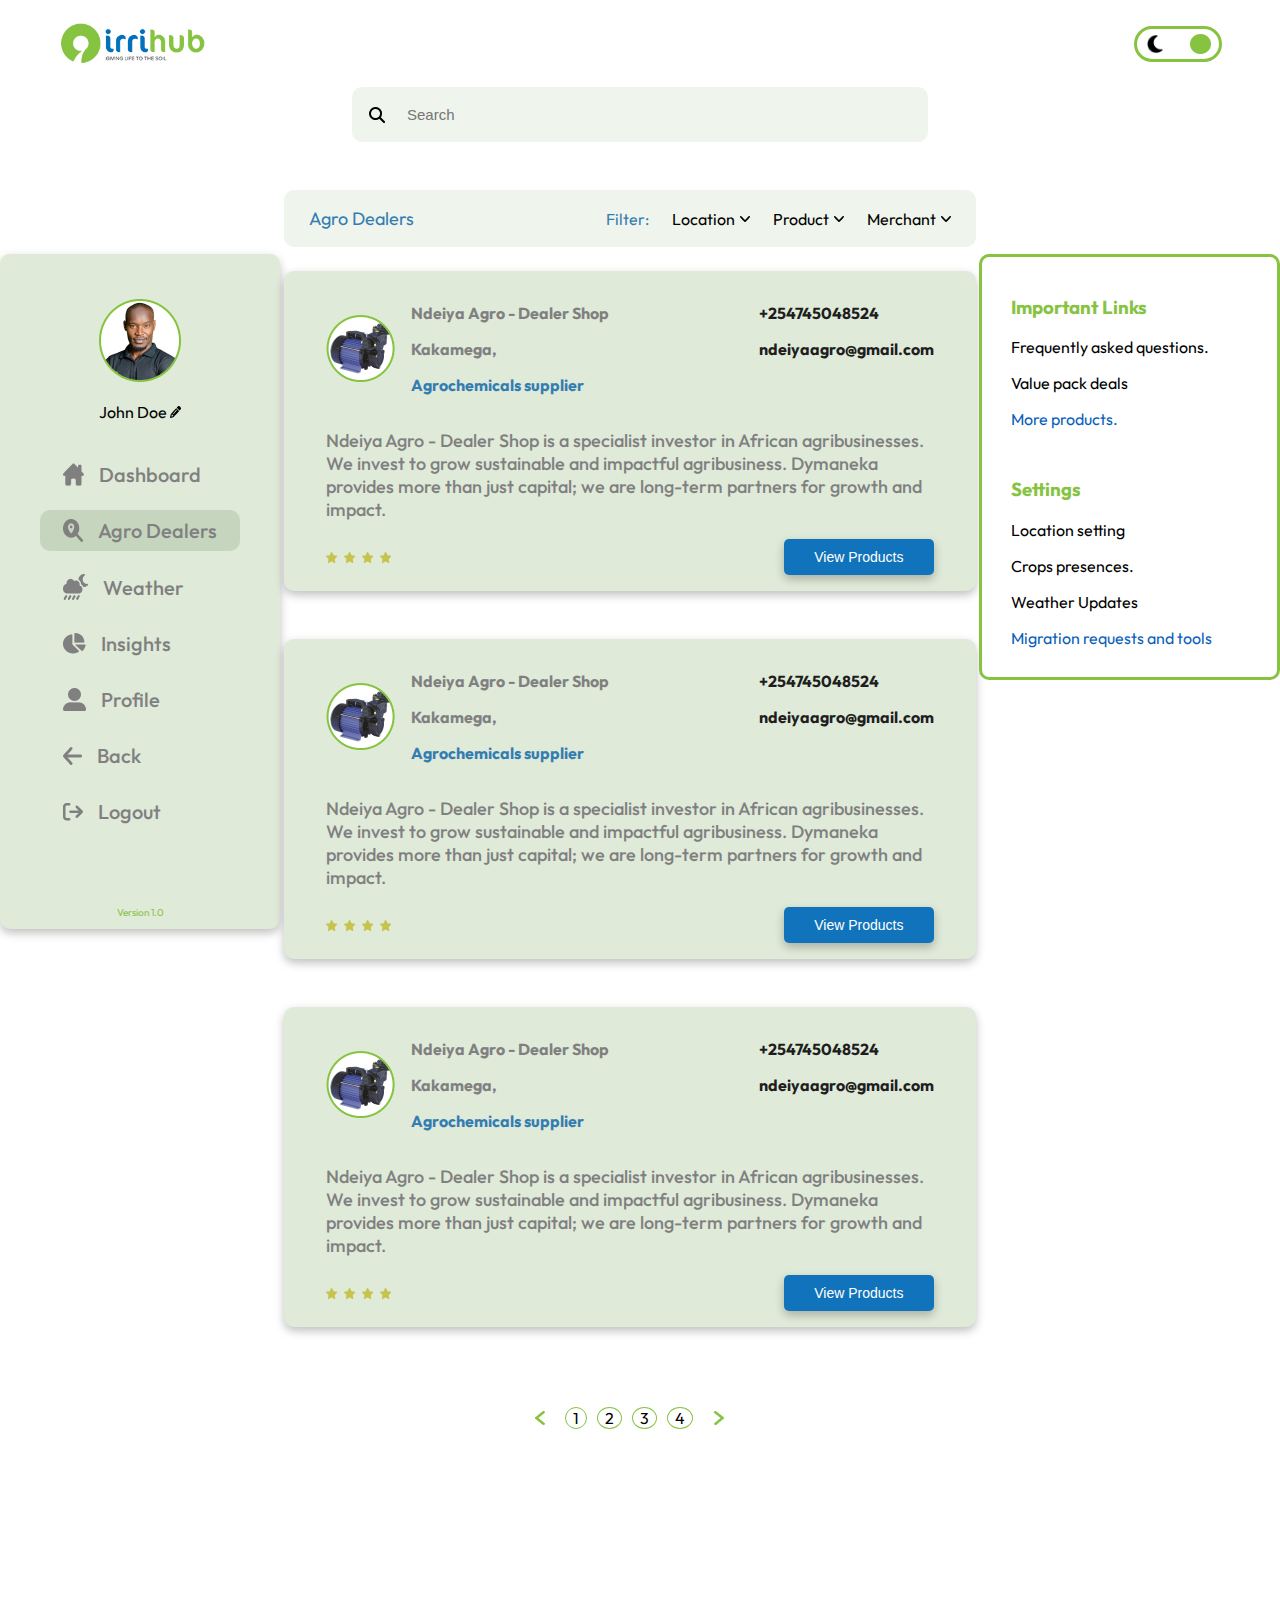
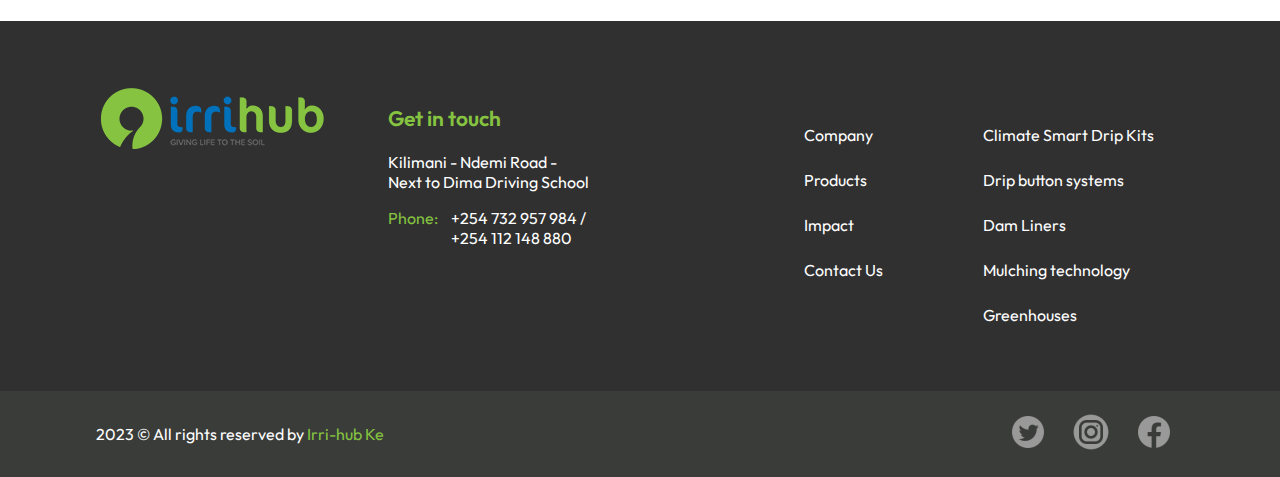
<file: agrodealers.html>
<!DOCTYPE html>
<html lang="en">
  <head>
    <meta charset="UTF-8" />
    <meta name="viewport" content="width=device-width, initial-scale=1.0" />
    <link rel="shortcut icon" href="images/favicon.png" type="image/x-icon" />
    <link rel="stylesheet" href="dashboard.css" />
    <title>Agrodealers</title>
  </head>
  <body>
    <header class="header">
      <div class="logo_container">
        <img src="images/logo_colored.png" alt="" class="logo" />
        <div class="theme_switcher">
          <img src="images/moon.png" alt="" />
          <img src="images/sun.png" alt="" />
        </div>
      </div>
      <div class="search_box">
        <img src="images/search_icon.png" alt="" />
        <input type="text" name="search" id="search" placeholder="Search" />
      </div>
    </header>
    <div class="main_container">
      <nav class="navigator_container">
        <div class="avatar_container">
          <img src="images/avatar.png" alt="user_avatar" class="avatar_img" />
          <p class="user_name">
            John Doe <span><img src="images/edit.png" alt="edit" /></span>
          </p>
        </div>
        <div class="links_container">
          <ul>
            <li>
              <a href="/dashboard.html">
                <img src="images/home_icon.png" alt="" />
                <span class="link_name">Dashboard</span></a
              >
            </li>
            <li class="active">
              <a href="/agrodealers.html">
                <img src="images/find_icon.png" alt="" />
                <span class="link_name">Agro Dealers</span></a
              >
            </li>
            <li>
              <a href="/weather.html">
                <img src="images/weather_icon.png" alt="" />
                <span class="link_name">Weather</span></a
              >
            </li>
            <li>
              <a href="#">
                <img src="images/insights_icon.png" alt="" />
                <span class="link_name">Insights</span></a
              >
            </li>
            <li>
              <a href="#">
                <img src="images/profile_icon.png" alt="" />
                <span class="link_name">Profile</span></a
              >
            </li>
            <li>
              <a href="#">
                <img src="images/back_arrow.png" alt="" />
                <span class="link_name">Back</span></a
              >
            </li>
            <li>
              <a href="#">
                <img src="images/exit_icon.png" alt="" />
                <span class="link_name">Logout</span></a
              >
            </li>
          </ul>
        </div>
        <p class="version_name">Version 1.0</p>
      </nav>
      <main>
        <div class="agrodealer_filter_container">
          <span class="agrodealer_heading">Agro Dealers</span>
          <div class="agrodealer_filters">
            <span class="filter">Filter:</span>
            <div class="filter_category">
              <span>Location</span>
              <img src="images/down_caret.png" alt="" />
            </div>
            <div class="filter_category">
              <span>Product</span>
              <img src="images/down_caret.png" alt="" />
            </div>
            <div class="filter_category">
              <span>Merchant</span>
              <img src="images/down_caret.png" alt="" />
            </div>
          </div>
        </div>
        <section class="agrodealer_card">
          <div class="agrodealer_card_line1">
            <div class="agrodealer_card_line1_name">
              <img src="images/dealer.png" alt="" />
              <div class="line1_names">
                <p class="name_1">Ndeiya Agro - Dealer Shop</p>
                <p class="name_1">Kakamega,</p>
                <p class="name_2">Agrochemicals supplier</p>
              </div>
            </div>
            <div class="agrodealer_card_line1_contacts">
              <p class="contact contact_phone">+254745048524</p>
              <p class="contact contact_email">ndeiyaagro@gmail.com</p>
            </div>
          </div>
          <div class="agrodealer_card_line2">
            <p class="dealer_details">
              Ndeiya Agro - Dealer Shop is a specialist investor in African
              agribusinesses. We invest to grow sustainable and impactful
              agribusiness. Dymaneka provides more than just capital; we are
              long-term partners for growth and impact.
            </p>
          </div>
          <div class="agrodealer_card_line3">
            <img src="images/ratings.png" alt="" />
            <button class="view_dealer">View Products</button>
          </div>
        </section>
        <section class="agrodealer_card">
          <div class="agrodealer_card_line1">
            <div class="agrodealer_card_line1_name">
              <img src="images/dealer.png" alt="" />
              <div class="line1_names">
                <p class="name_1">Ndeiya Agro - Dealer Shop</p>
                <p class="name_1">Kakamega,</p>
                <p class="name_2">Agrochemicals supplier</p>
              </div>
            </div>
            <div class="agrodealer_card_line1_contacts">
              <p class="contact contact_phone">+254745048524</p>
              <p class="contact contact_email">ndeiyaagro@gmail.com</p>
            </div>
          </div>
          <div class="agrodealer_card_line2">
            <p class="dealer_details">
              Ndeiya Agro - Dealer Shop is a specialist investor in African
              agribusinesses. We invest to grow sustainable and impactful
              agribusiness. Dymaneka provides more than just capital; we are
              long-term partners for growth and impact.
            </p>
          </div>
          <div class="agrodealer_card_line3">
            <img src="images/ratings.png" alt="" />
            <button class="view_dealer">View Products</button>
          </div>
        </section>
        <section class="agrodealer_card">
          <div class="agrodealer_card_line1">
            <div class="agrodealer_card_line1_name">
              <img src="images/dealer.png" alt="" />
              <div class="line1_names">
                <p class="name_1">Ndeiya Agro - Dealer Shop</p>
                <p class="name_1">Kakamega,</p>
                <p class="name_2">Agrochemicals supplier</p>
              </div>
            </div>
            <div class="agrodealer_card_line1_contacts">
              <p class="contact contact_phone">+254745048524</p>
              <p class="contact contact_email">ndeiyaagro@gmail.com</p>
            </div>
          </div>
          <div class="agrodealer_card_line2">
            <p class="dealer_details">
              Ndeiya Agro - Dealer Shop is a specialist investor in African
              agribusinesses. We invest to grow sustainable and impactful
              agribusiness. Dymaneka provides more than just capital; we are
              long-term partners for growth and impact.
            </p>
          </div>
          <div class="agrodealer_card_line3">
            <img src="images/ratings.png" alt="" />
            <button class="view_dealer">View Products</button>
          </div>
        </section>
        <div class="pagination_container">
          <img src="images/left_caret.png" alt="" class="pagination_arrow" />
          <span class="page_number">1</span>
          <span class="page_number">2</span>
          <span class="page_number">3</span>
          <span class="page_number">4</span>
          <img src="images/right_caret.png" alt="" class="pagination_arrow" />
        </div>
      </main>
      <aside>
        <div class="other_links">
          <div class="other_links_1">
            <h3 class="other_links_heading">Important Links</h3>
            <p class="other_links_text">Frequently asked questions.</p>
            <p class="other_links_text">Value pack deals</p>
            <p class="other_links_text blue_link">More products.</p>
          </div>
          <div class="other_links_2">
            <h3 class="other_links_heading">Settings</h3>
            <p class="other_links_text">Location setting</p>
            <p class="other_links_text">Crops presences.</p>
            <p class="other_links_text">Weather Updates</p>
            <p class="other_links_text blue_link">
              Migration requests and tools
            </p>
          </div>
        </div>
        <div class="assistance"></div>
      </aside>
    </div>
    <footer class="footer">
      <section class="footer_1">
        <div class="footer_1_section footer_1_section1">
          <img src="images/logo_colored.png" alt="" />
          <div>
            <p class="footer_heading">Get in touch</p>
            <p class="footer_text">
              Kilimani - Ndemi Road - <br />Next to Dima Driving School
            </p>
            <div class="footer_1_section1_phone">
              <span class="footer_1_section1_phone_title">Phone:</span>
              <div class="footer_1_section1_phonenumbers">
                <span>+254 732 957 984 /</span>
                <span>+254 112 148 880</span>
              </div>
            </div>
          </div>
        </div>
        <div class="footer_1_section footer_1_section2">
          <ul>
            <li>Company</li>
            <li>Products</li>
            <li>Impact</li>
            <li>Contact Us</li>
          </ul>
          <ul>
            <li>Climate Smart Drip Kits</li>
            <li>Drip button systems</li>
            <li>Dam Liners</li>
            <li>Mulching technology</li>
            <li>Greenhouses</li>
          </ul>
        </div>
      </section>
      <section class="footer_2">
        <p>2023 &copy All rights reserved by <span>Irri-hub Ke</span></p>
        <div>
          <img src="images/Twitter_Circled.png" alt="" />
          <img src="images/Instagram_Circle.png" alt="" />
          <img src="images/Facebook.png" alt="" />
        </div>
      </section>
    </footer>
  </body>
</html>
</file>
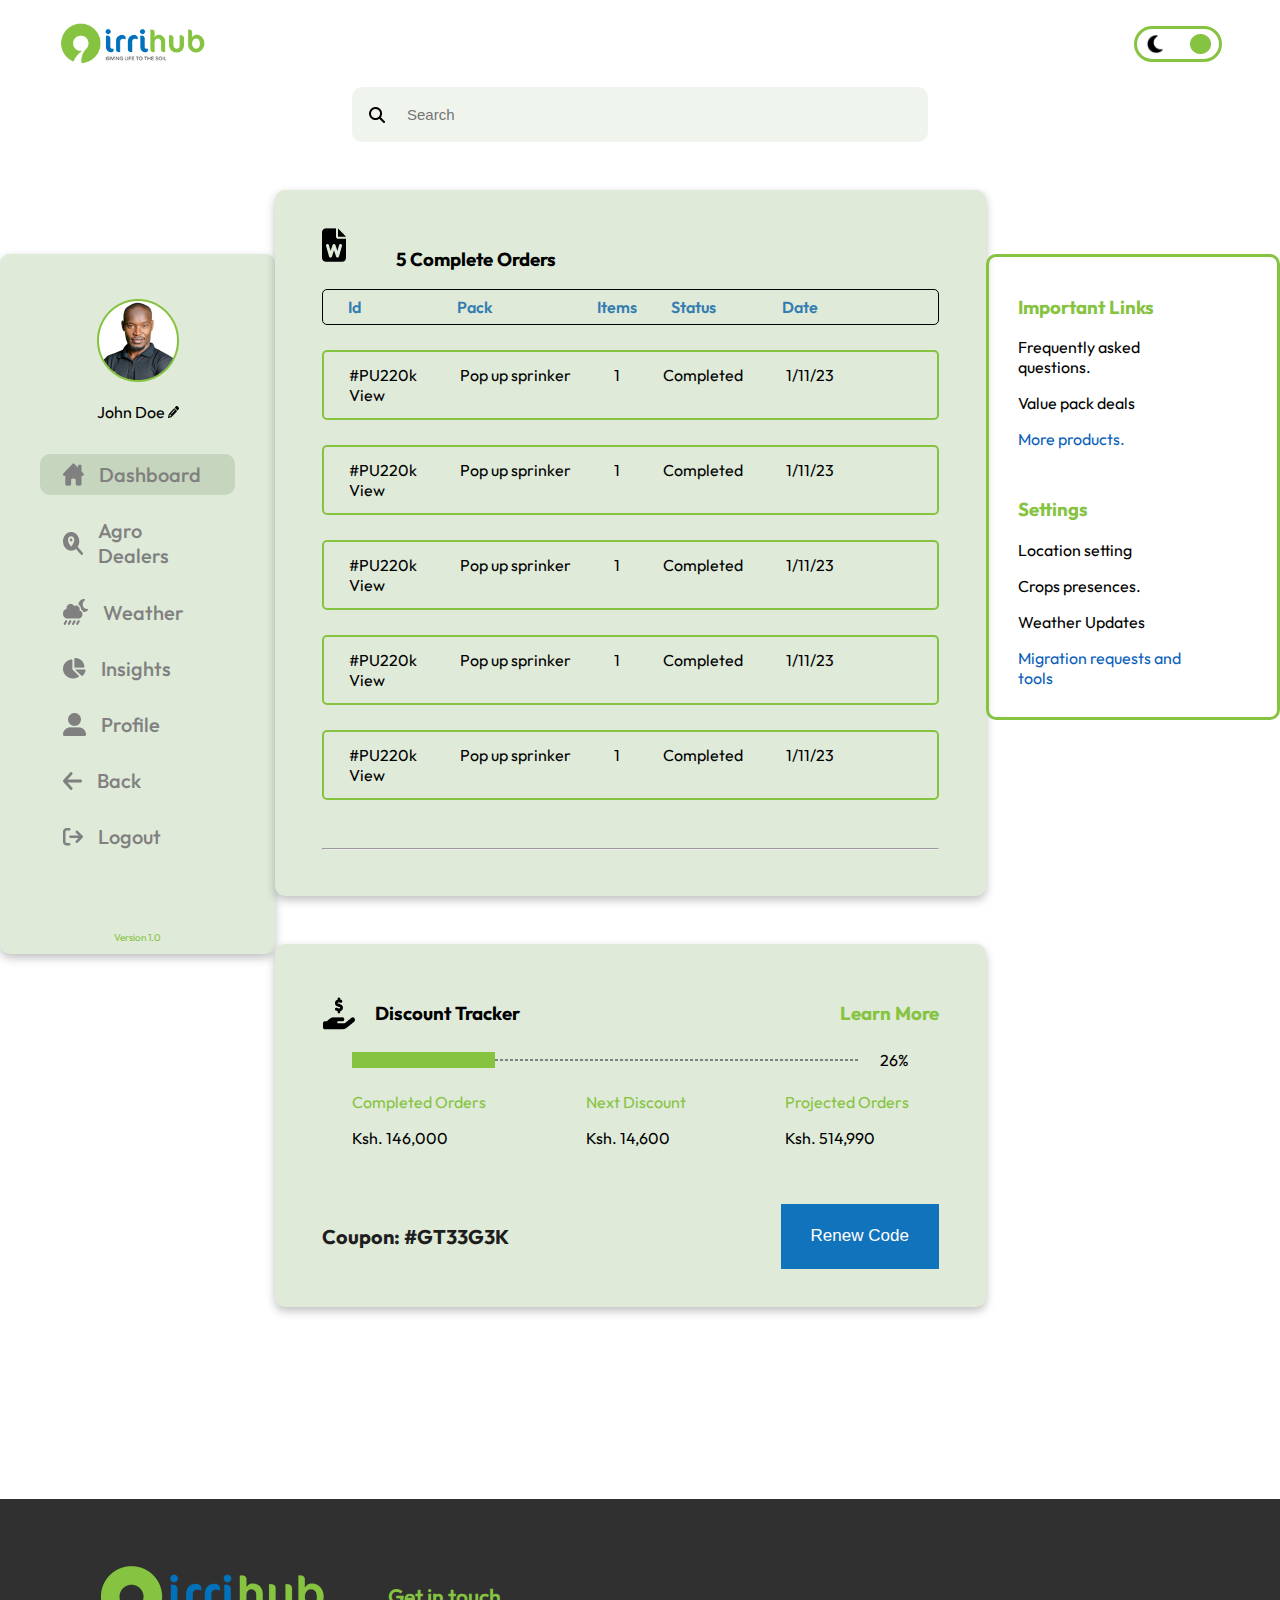
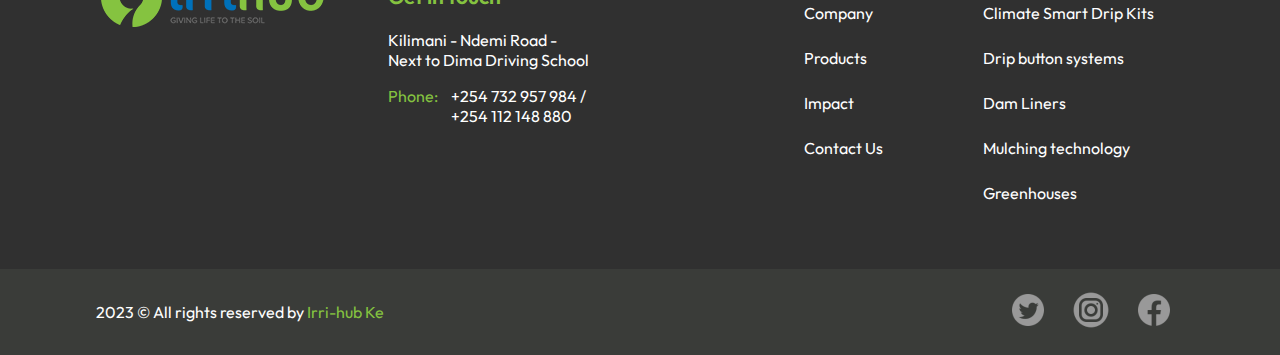
<file: dashboard.html>
<!DOCTYPE html>
<html lang="en">
  <head>
    <meta charset="UTF-8" />
    <meta name="viewport" content="width=device-width, initial-scale=1.0" />
    <link rel="shortcut icon" href="images/favicon.png" type="image/x-icon" />
    <link rel="stylesheet" href="dashboard.css" />
    <title>Dashboard</title>
  </head>
  <body>
    <header class="header">
      <div class="logo_container">
        <img src="images/logo_colored.png" alt="" class="logo" />
        <div class="theme_switcher">
          <img src="images/moon.png" alt="" />
          <img src="images/sun.png" alt="" />
        </div>
      </div>
      <div class="search_box">
        <img src="images/search_icon.png" alt="" />
        <input type="text" name="search" id="search" placeholder="Search" />
      </div>
    </header>
    <div class="main_container">
      <nav class="navigator_container">
        <div class="avatar_container">
          <img src="images/avatar.png" alt="user_avatar" class="avatar_img" />
          <p class="user_name">
            John Doe <span><img src="images/edit.png" alt="edit" /></span>
          </p>
        </div>
        <div class="links_container">
          <ul>
            <li class="active">
              <a href="/dashboard.html">
                <img src="images/home_icon.png" alt="" />
                <span class="link_name">Dashboard</span></a
              >
            </li>
            <li>
              <a href="/agrodealers.html">
                <img src="images/find_icon.png" alt="" />
                <span class="link_name">Agro Dealers</span></a
              >
            </li>
            <li>
              <a href="/weather.html">
                <img src="images/weather_icon.png" alt="" />
                <span class="link_name">Weather</span></a
              >
            </li>
            <li>
              <a href="/insights.html">
                <img src="images/insights_icon.png" alt="" />
                <span class="link_name">Insights</span></a
              >
            </li>
            <li>
              <a href="#">
                <img src="images/profile_icon.png" alt="" />
                <span class="link_name">Profile</span></a
              >
            </li>
            <li>
              <a href="#">
                <img src="images/back_arrow.png" alt="" />
                <span class="link_name">Back</span></a
              >
            </li>
            <li>
              <a href="#">
                <img src="images/exit_icon.png" alt="" />
                <span class="link_name">Logout</span></a
              >
            </li>
          </ul>
        </div>
        <p class="version_name">Version 1.0</p>
      </nav>
      <main>
        <section class="orders_section">
          <div class="orders_heading">
            <img src="images/orders_icon.png" alt="" />
            <h3 class="orders_heading_text">5 Complete Orders</h3>
          </div>
          <div class="order_labels">
            <span class="order_labels_item" style="margin-right: 93px">Id</span>
            <span class="order_labels_item" style="margin-right: 102px"
              >Pack</span
            >
            <span class="order_labels_item" style="margin-right: 31px"
              >Items</span
            >
            <span class="order_labels_item" style="margin-right: 63px"
              >Status</span
            >
            <span class="order_labels_item">Date</span>
            <span class="order_labels_item"> </span>
          </div>
          <div class="order_details">
            <span class="order_details_item">#PU220k</span>
            <span class="order_details_item">Pop up sprinker</span>
            <span class="order_details_item">1</span>
            <span class="order_details_item">Completed</span>
            <span class="order_details_item">1/11/23</span>
            <span class="order_details_item">View</span>
          </div>
          <div class="order_details">
            <span class="order_details_item">#PU220k</span>
            <span class="order_details_item">Pop up sprinker</span>
            <span class="order_details_item">1</span>
            <span class="order_details_item">Completed</span>
            <span class="order_details_item">1/11/23</span>
            <span class="order_details_item">View</span>
          </div>
          <div class="order_details">
            <span class="order_details_item">#PU220k</span>
            <span class="order_details_item">Pop up sprinker</span>
            <span class="order_details_item">1</span>
            <span class="order_details_item">Completed</span>
            <span class="order_details_item">1/11/23</span>
            <span class="order_details_item">View</span>
          </div>
          <div class="order_details">
            <span class="order_details_item">#PU220k</span>
            <span class="order_details_item">Pop up sprinker</span>
            <span class="order_details_item">1</span>
            <span class="order_details_item">Completed</span>
            <span class="order_details_item">1/11/23</span>
            <span class="order_details_item">View</span>
          </div>
          <div class="order_details">
            <span class="order_details_item">#PU220k</span>
            <span class="order_details_item">Pop up sprinker</span>
            <span class="order_details_item">1</span>
            <span class="order_details_item">Completed</span>
            <span class="order_details_item">1/11/23</span>
            <span class="order_details_item">View</span>
          </div>
          <hr style="margin-top: 3rem" />
        </section>
        <section class="discount_section">
          <div class="discount_heading">
            <div class="discount_label">
              <img src="images/discount_icon.png" alt="" />
              <h3 class="discount_label_text">Discount Tracker</h3>
            </div>
            <h3 class="discount_learn_more">Learn More</h3>
          </div>
          <div class="discount_progress">
            <hr class="green" />
            <hr class="black" />
            <span class="number">26%</span>
          </div>
          <div class="specific_discounts">
            <div class="specific_discount">
              <p class="specific_discount_label">Completed Orders</p>
              <p class="specific_discount_text">Ksh. 146,000</p>
            </div>
            <div class="specific_discount">
              <p class="specific_discount_label">Next Discount</p>
              <p class="specific_discount_text">Ksh. 14,600</p>
            </div>
            <div class="specific_discount">
              <p class="specific_discount_label">Projected Orders</p>
              <p class="specific_discount_text">Ksh. 514,990</p>
            </div>
          </div>
          <div class="discount_coupon">
            <p class="discount_coupon_text">Coupon: #GT33G3K</p>
            <button class="discount_coupon_button">Renew Code</button>
          </div>
        </section>
      </main>
      <aside>
        <div class="other_links">
          <div class="other_links_1">
            <h3 class="other_links_heading">Important Links</h3>
            <p class="other_links_text">Frequently asked questions.</p>
            <p class="other_links_text">Value pack deals</p>
            <p class="other_links_text blue_link">More products.</p>
          </div>
          <div class="other_links_2">
            <h3 class="other_links_heading">Settings</h3>
            <p class="other_links_text">Location setting</p>
            <p class="other_links_text">Crops presences.</p>
            <p class="other_links_text">Weather Updates</p>
            <p class="other_links_text blue_link">
              Migration requests and tools
            </p>
          </div>
        </div>
        <div class="assistance"></div>
      </aside>
    </div>
    <footer class="footer">
      <section class="footer_1">
        <div class="footer_1_section footer_1_section1">
          <img src="images/logo_colored.png" alt="" />
          <div>
            <p class="footer_heading">Get in touch</p>
            <p class="footer_text">
              Kilimani - Ndemi Road - <br />Next to Dima Driving School
            </p>
            <div class="footer_1_section1_phone">
              <span class="footer_1_section1_phone_title">Phone:</span>
              <div class="footer_1_section1_phonenumbers">
                <span>+254 732 957 984 /</span>
                <span>+254 112 148 880</span>
              </div>
            </div>
          </div>
        </div>
        <div class="footer_1_section footer_1_section2">
          <ul>
            <li>Company</li>
            <li>Products</li>
            <li>Impact</li>
            <li>Contact Us</li>
          </ul>
          <ul>
            <li>Climate Smart Drip Kits</li>
            <li>Drip button systems</li>
            <li>Dam Liners</li>
            <li>Mulching technology</li>
            <li>Greenhouses</li>
          </ul>
        </div>
      </section>
      <section class="footer_2">
        <p>2023 &copy All rights reserved by <span>Irri-hub Ke</span></p>
        <div>
          <img src="images/Twitter_Circled.png" alt="" />
          <img src="images/Instagram_Circle.png" alt="" />
          <img src="images/Facebook.png" alt="" />
        </div>
      </section>
    </footer>
  </body>
</html>
</file>
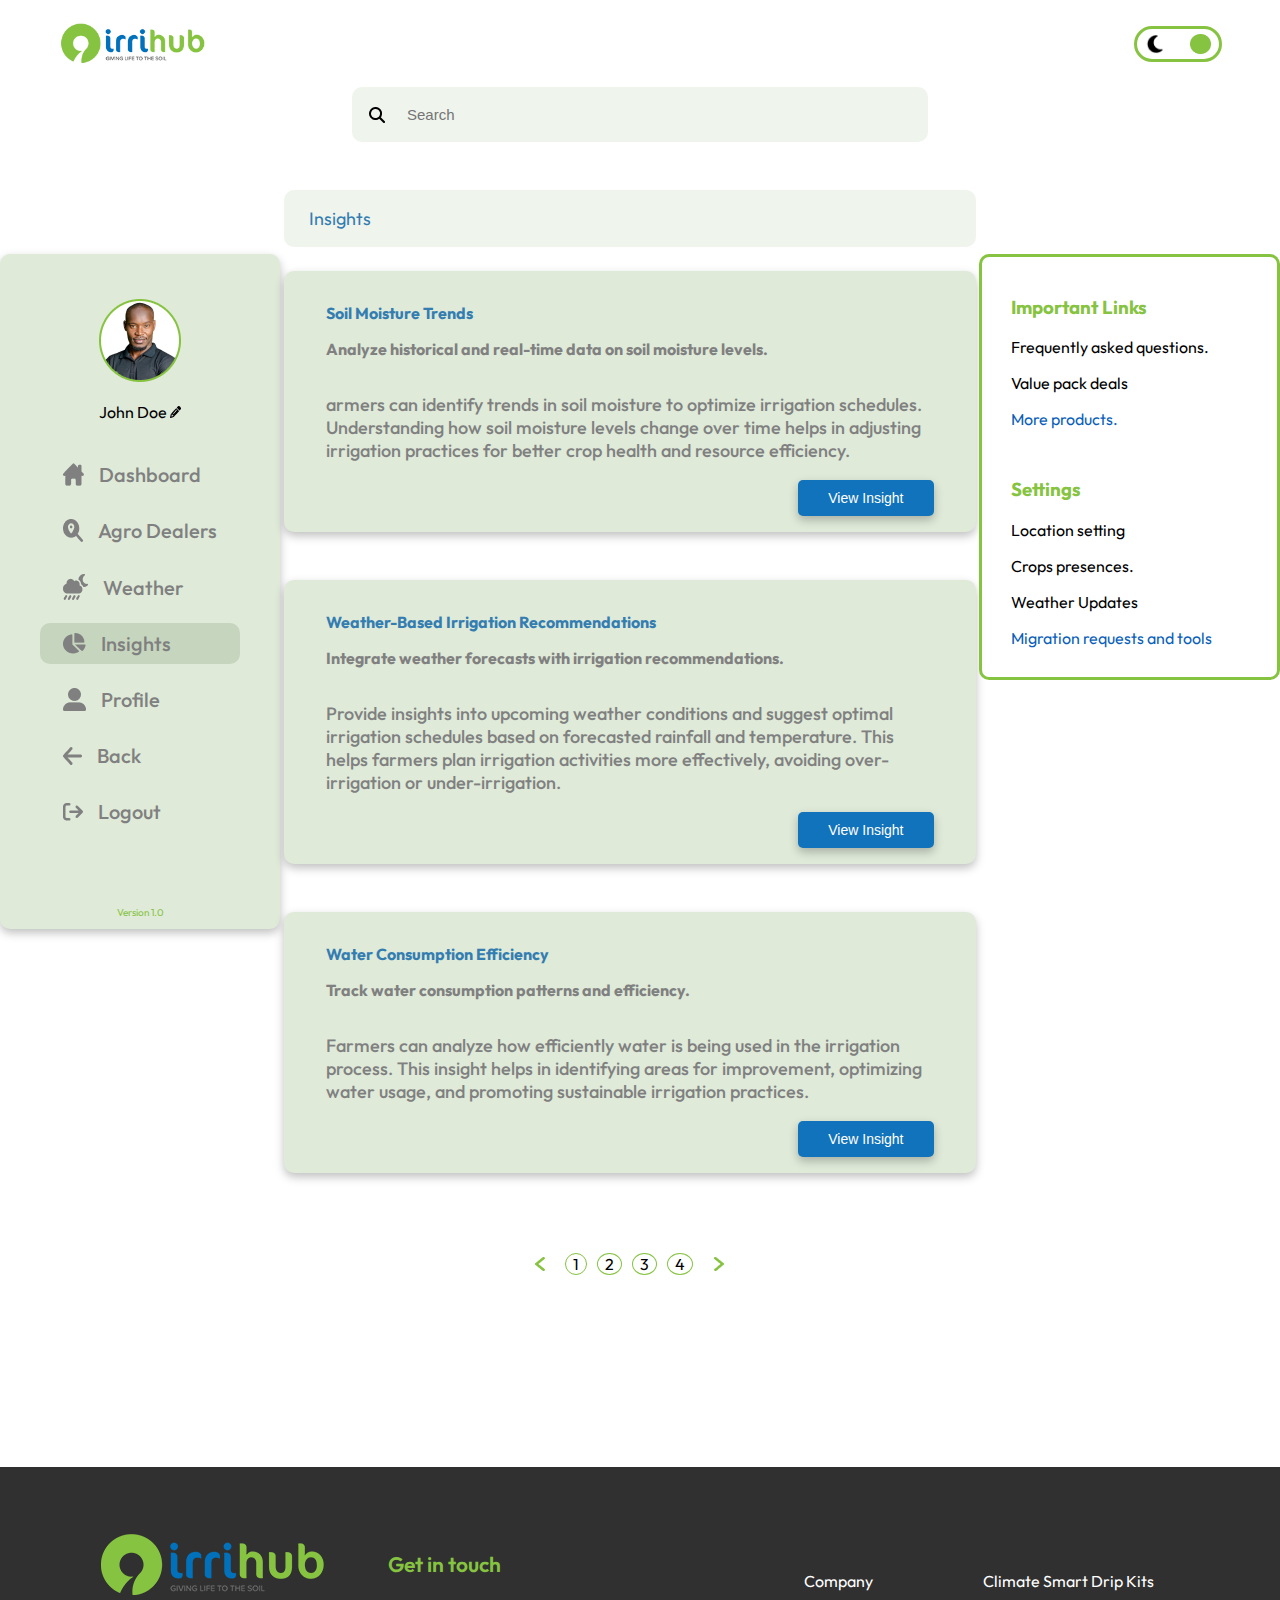
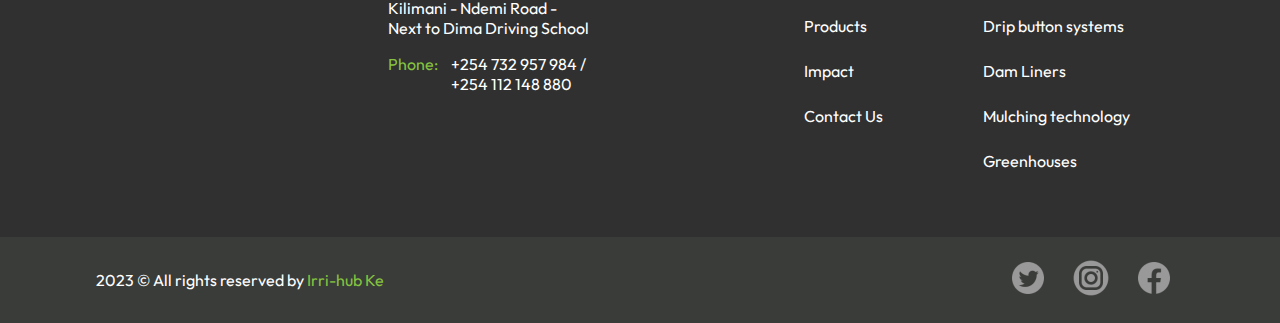
<file: insights.html>
<!DOCTYPE html>
<html lang="en">
  <head>
    <meta charset="UTF-8" />
    <meta name="viewport" content="width=device-width, initial-scale=1.0" />
    <link rel="shortcut icon" href="images/favicon.png" type="image/x-icon" />
    <link rel="stylesheet" href="dashboard.css" />
    <title>Insights</title>
  </head>
  <body>
    <header class="header">
      <div class="logo_container">
        <img src="images/logo_colored.png" alt="" class="logo" />
        <div class="theme_switcher">
          <img src="images/moon.png" alt="" />
          <img src="images/sun.png" alt="" />
        </div>
      </div>
      <div class="search_box">
        <img src="images/search_icon.png" alt="" />
        <input type="text" name="search" id="search" placeholder="Search" />
      </div>
    </header>
    <div class="main_container">
      <nav class="navigator_container">
        <div class="avatar_container">
          <img src="images/avatar.png" alt="user_avatar" class="avatar_img" />
          <p class="user_name">
            John Doe <span><img src="images/edit.png" alt="edit" /></span>
          </p>
        </div>
        <div class="links_container">
          <ul>
            <li>
              <a href="/dashboard.html">
                <img src="images/home_icon.png" alt="" />
                <span class="link_name">Dashboard</span></a
              >
            </li>
            <li>
              <a href="/agrodealers.html">
                <img src="images/find_icon.png" alt="" />
                <span class="link_name">Agro Dealers</span></a
              >
            </li>
            <li>
              <a href="/weather.html">
                <img src="images/weather_icon.png" alt="" />
                <span class="link_name">Weather</span></a
              >
            </li>
            <li class="active">
              <a href="/insights.html">
                <img src="images/insights_icon.png" alt="" />
                <span class="link_name">Insights</span></a
              >
            </li>
            <li>
              <a href="#">
                <img src="images/profile_icon.png" alt="" />
                <span class="link_name">Profile</span></a
              >
            </li>
            <li>
              <a href="#">
                <img src="images/back_arrow.png" alt="" />
                <span class="link_name">Back</span></a
              >
            </li>
            <li>
              <a href="#">
                <img src="images/exit_icon.png" alt="" />
                <span class="link_name">Logout</span></a
              >
            </li>
          </ul>
        </div>
        <p class="version_name">Version 1.0</p>
      </nav>
      <main>
        <div class="agrodealer_filter_container">
          <span class="agrodealer_heading">Insights</span>
        </div>
        <section class="agrodealer_card">
          <div class="agrodealer_card_line1">
            <div class="agrodealer_card_line1_name">
              <div class="line1_names">
                <p class="name_2">Soil Moisture Trends</p>
                <p class="name_1">
                  Analyze historical and real-time data on soil moisture levels.
                </p>
              </div>
            </div>
          </div>
          <div class="agrodealer_card_line2">
            <p class="dealer_details">
              armers can identify trends in soil moisture to optimize irrigation
              schedules. Understanding how soil moisture levels change over time
              helps in adjusting irrigation practices for better crop health and
              resource efficiency.
            </p>
          </div>
          <div class="agrodealer_card_line3" style="justify-content: end">
            <button class="view_dealer">View Insight</button>
          </div>
        </section>
        <section class="agrodealer_card">
          <div class="agrodealer_card_line1">
            <div class="agrodealer_card_line1_name">
              <div class="line1_names">
                <p class="name_2">Weather-Based Irrigation Recommendations</p>
                <p class="name_1">
                  Integrate weather forecasts with irrigation recommendations.
                </p>
              </div>
            </div>
          </div>
          <div class="agrodealer_card_line2">
            <p class="dealer_details">
              Provide insights into upcoming weather conditions and suggest
              optimal irrigation schedules based on forecasted rainfall and
              temperature. This helps farmers plan irrigation activities more
              effectively, avoiding over-irrigation or under-irrigation.
            </p>
          </div>
          <div class="agrodealer_card_line3" style="justify-content: end">
            <button class="view_dealer">View Insight</button>
          </div>
        </section>
        <section class="agrodealer_card">
          <div class="agrodealer_card_line1">
            <div class="agrodealer_card_line1_name">
              <div class="line1_names">
                <p class="name_2">Water Consumption Efficiency</p>
                <p class="name_1">
                  Track water consumption patterns and efficiency.
                </p>
              </div>
            </div>
          </div>
          <div class="agrodealer_card_line2">
            <p class="dealer_details">
              Farmers can analyze how efficiently water is being used in the
              irrigation process. This insight helps in identifying areas for
              improvement, optimizing water usage, and promoting sustainable
              irrigation practices.
            </p>
          </div>
          <div class="agrodealer_card_line3" style="justify-content: end">
            <button class="view_dealer">View Insight</button>
          </div>
        </section>
        <div class="pagination_container">
          <img src="images/left_caret.png" alt="" class="pagination_arrow" />
          <span class="page_number">1</span>
          <span class="page_number">2</span>
          <span class="page_number">3</span>
          <span class="page_number">4</span>
          <img src="images/right_caret.png" alt="" class="pagination_arrow" />
        </div>
      </main>
      <aside>
        <div class="other_links">
          <div class="other_links_1">
            <h3 class="other_links_heading">Important Links</h3>
            <p class="other_links_text">Frequently asked questions.</p>
            <p class="other_links_text">Value pack deals</p>
            <p class="other_links_text blue_link">More products.</p>
          </div>
          <div class="other_links_2">
            <h3 class="other_links_heading">Settings</h3>
            <p class="other_links_text">Location setting</p>
            <p class="other_links_text">Crops presences.</p>
            <p class="other_links_text">Weather Updates</p>
            <p class="other_links_text blue_link">
              Migration requests and tools
            </p>
          </div>
        </div>
        <div class="assistance"></div>
      </aside>
    </div>
    <footer class="footer">
      <section class="footer_1">
        <div class="footer_1_section footer_1_section1">
          <img src="images/logo_colored.png" alt="" />
          <div>
            <p class="footer_heading">Get in touch</p>
            <p class="footer_text">
              Kilimani - Ndemi Road - <br />Next to Dima Driving School
            </p>
            <div class="footer_1_section1_phone">
              <span class="footer_1_section1_phone_title">Phone:</span>
              <div class="footer_1_section1_phonenumbers">
                <span>+254 732 957 984 /</span>
                <span>+254 112 148 880</span>
              </div>
            </div>
          </div>
        </div>
        <div class="footer_1_section footer_1_section2">
          <ul>
            <li>Company</li>
            <li>Products</li>
            <li>Impact</li>
            <li>Contact Us</li>
          </ul>
          <ul>
            <li>Climate Smart Drip Kits</li>
            <li>Drip button systems</li>
            <li>Dam Liners</li>
            <li>Mulching technology</li>
            <li>Greenhouses</li>
          </ul>
        </div>
      </section>
      <section class="footer_2">
        <p>2023 &copy All rights reserved by <span>Irri-hub Ke</span></p>
        <div>
          <img src="images/Twitter_Circled.png" alt="" />
          <img src="images/Instagram_Circle.png" alt="" />
          <img src="images/Facebook.png" alt="" />
        </div>
      </section>
    </footer>
  </body>
</html>
</file>
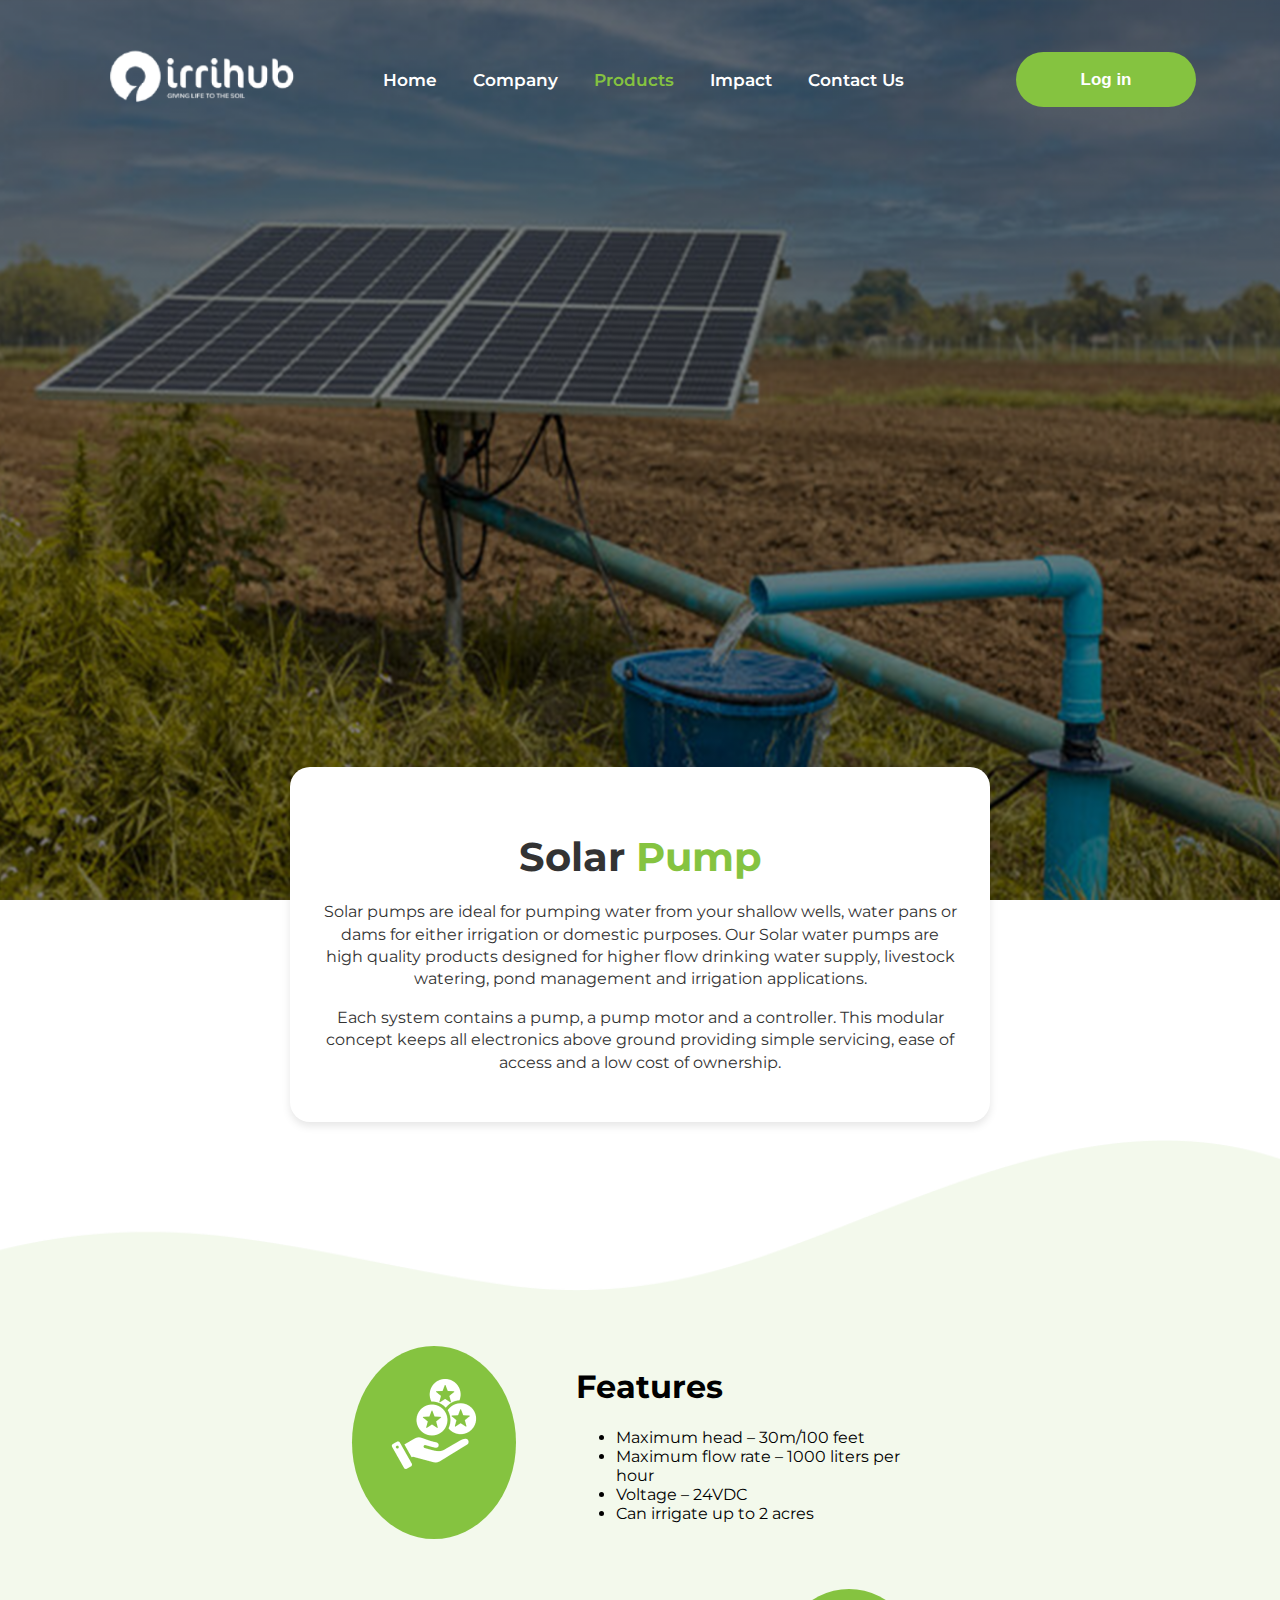
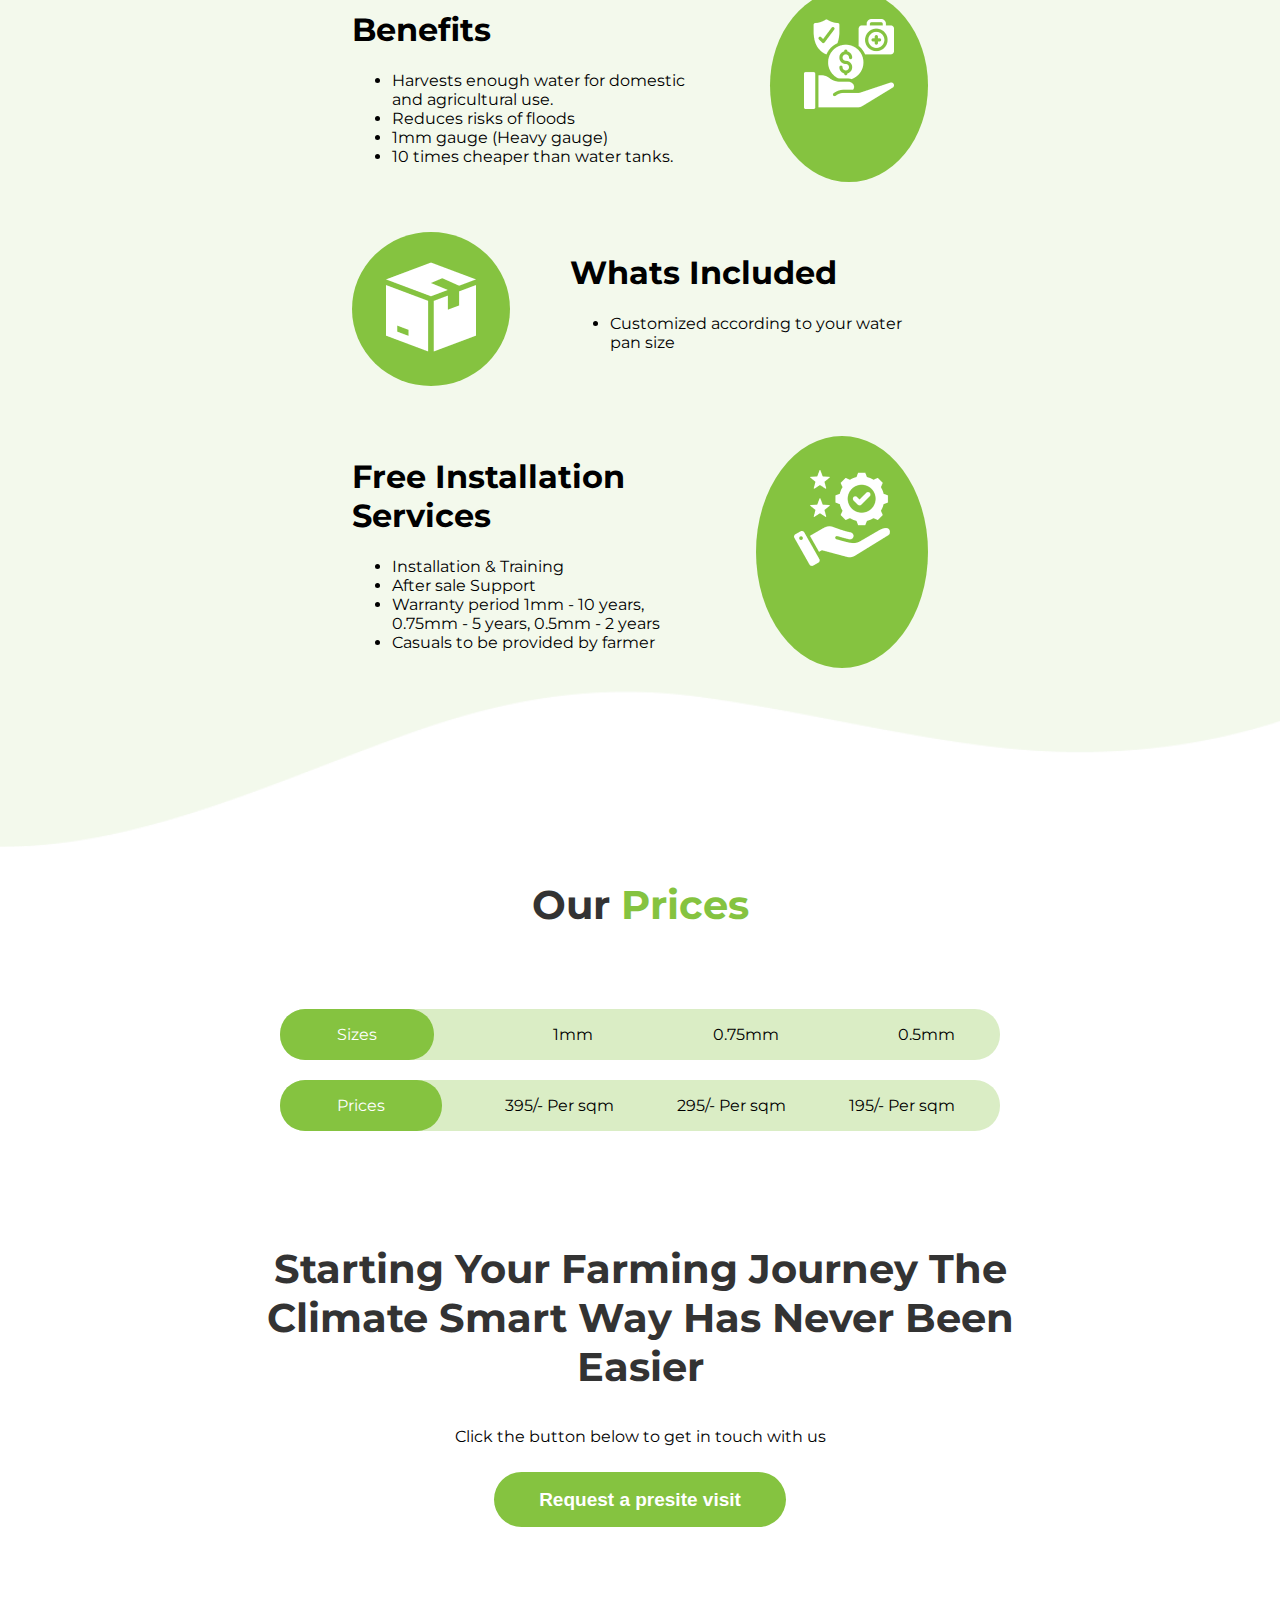
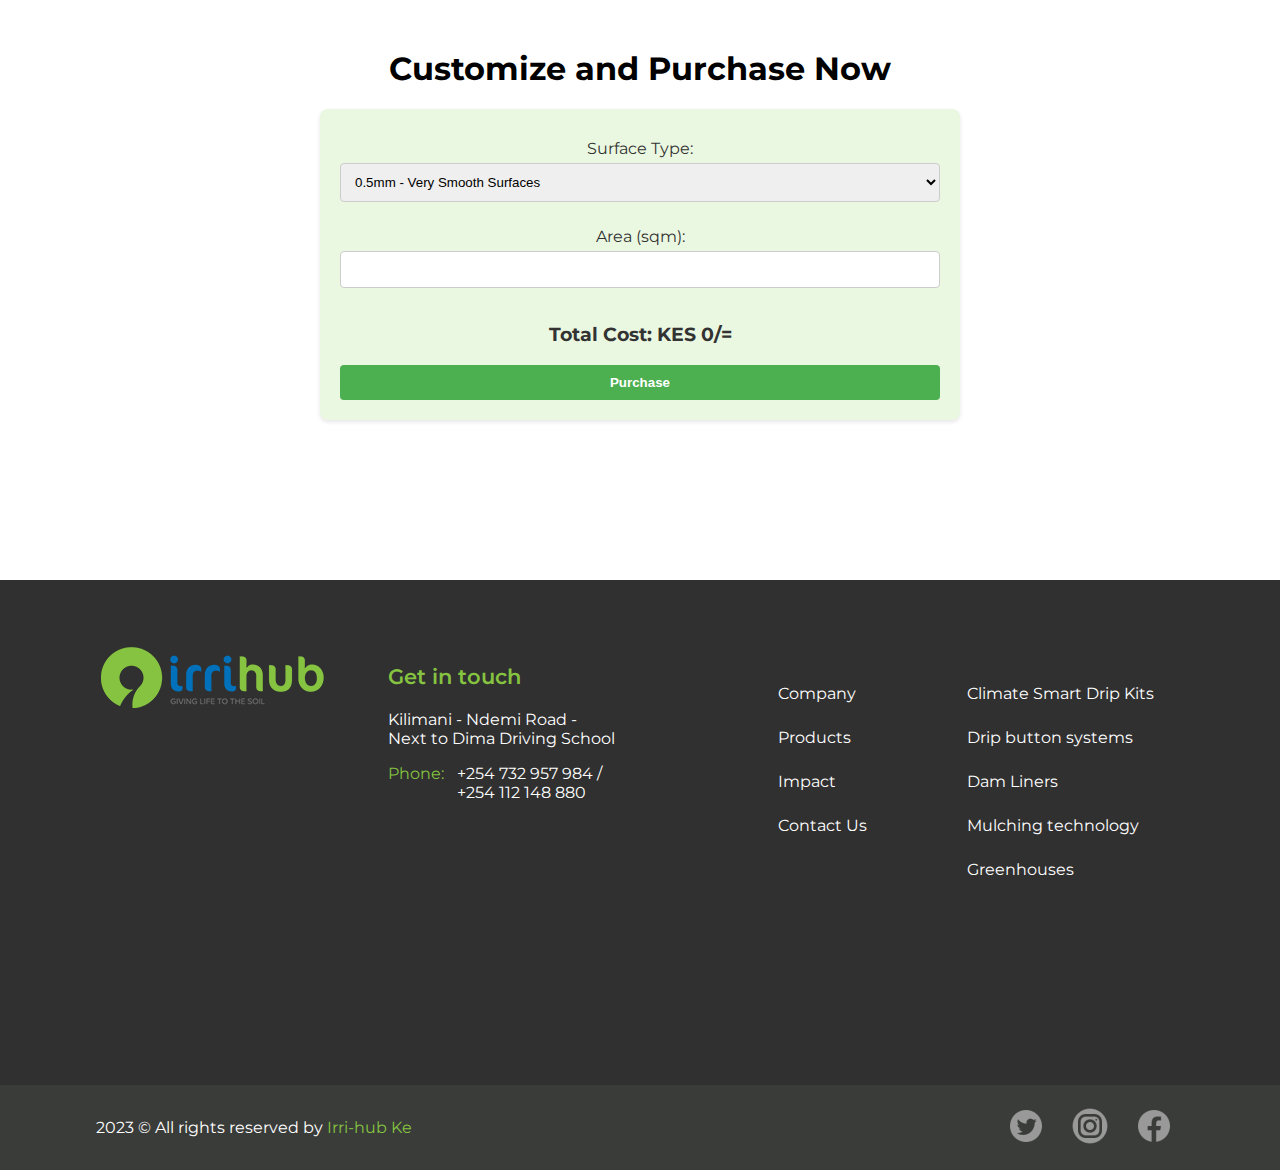
<file: productPage.html>
<!DOCTYPE html>
<html lang="en">
  <head>
    <meta charset="UTF-8" />
    <meta name="viewport" content="width=device-width, initial-scale=1.0" />
    <link rel="shortcut icon" href="images\favicon.png" type="image/x-icon" />
    <link rel="stylesheet" href="styles.css" />
    <title>Products</title>
  </head>
  <body>
    <header>
      <nav class="nav_header">
        <!-- Logo -->
        <img src="images\logo.png" alt="iriun_logo" />
        <!-- Nav -->
        <ul class="nav_links">
          <li><a href="#">Home</a></li>
          <li><a href="#">Company</a></li>
          <li><a href="#" class="active">Products</a></li>
          <li><a href="#">Impact</a></li>
          <li><a href="#">Contact Us</a></li>
        </ul>
        <!-- Login Button -->
        <button class="login_button">Log in</button>
      </nav>
      <div class="dam-liner-card">
        <h2>Solar <span>Pump</span></h2>
        <p>
          Solar pumps are ideal for pumping water from your shallow wells, water
          pans or dams for either irrigation or domestic purposes. Our Solar
          water pumps are high quality products designed for higher flow
          drinking water supply, livestock watering, pond management and
          irrigation applications.
        </p>
        <p>
          Each system contains a pump, a pump motor and a controller. This
          modular concept keeps all electronics above ground providing simple
          servicing, ease of access and a low cost of ownership.
        </p>
      </div>
    </header>
    <main>
      <section class="features_section">
        <!-- Feature -->
        <div class="feature">
          <div class="features_border features_border_left">
            <img src="images/features_1.png" alt="features_1" />
          </div>
          <div>
            <h1>Features</h1>
            <ul>
              <li>Maximum head – 30m/100 feet</li>
              <li>Maximum flow rate – 1000 liters per hour</li>
              <li>Voltage – 24VDC</li>
              <li>Can irrigate up to 2 acres</li>
            </ul>
          </div>
        </div>
        <!-- Feature -->
        <div class="feature">
          <div>
            <h1>Benefits</h1>
            <ul>
              <li>Harvests enough water for domestic and agricultural use.</li>
              <li>Reduces risks of floods</li>
              <li>1mm gauge (Heavy gauge)</li>
              <li>10 times cheaper than water tanks.</li>
            </ul>
          </div>
          <div class="features_border features_border_right">
            <img src="images/incentive.png" alt="features_1" />
          </div>
        </div>
        <!-- Feature -->
        <div class="feature">
          <div class="features_border features_border_left">
            <img src="images/box.png" alt="features_1" />
          </div>
          <div>
            <h1>Whats Included</h1>
            <ul>
              <li>Customized according to your water pan size</li>
            </ul>
          </div>
        </div>
        <!-- Feature -->
        <div class="feature">
          <div>
            <h1>Free Installation Services</h1>
            <ul>
              <li>Installation & Training</li>
              <li>After sale Support</li>
              <li>
                Warranty period 1mm - 10 years, 0.75mm - 5 years, 0.5mm - 2
                years
              </li>
              <li>Casuals to be provided by farmer</li>
            </ul>
          </div>
          <div class="features_border features_border_right">
            <img src="images/responsible.png" alt="features_1" />
          </div>
        </div>
      </section>
      <section class="prices_section">
        <!-- Prices -->
        <h2 class="section_heading">Our <span>Prices</span></h2>
        <div class="pricing_table">
          <div class="sizes pricing_table_section">
            <span>Sizes</span>
            <p>1mm</p>
            <p>0.75mm</p>
            <p>0.5mm</p>
          </div>
          <div class="prices pricing_table_section">
            <span>Prices</span>
            <p>395/- Per sqm</p>
            <p>295/- Per sqm</p>
            <p>195/- Per sqm</p>
          </div>
        </div>
      </section>
      <section class="request_visit">
        <!-- Call to action -->
        <h2 class="section_heading">
          Starting Your Farming Journey The Climate Smart Way Has Never Been
          Easier
        </h2>
        <p>Click the button below to get in touch with us</p>
        <button class="green_button">Request a presite visit</button>
      </section>
      <section class="calculator">
        <h1 style="text-align: center">Customize and Purchase Now</h1>
        <div class="dam-liner-calculator" style="text-align: center">
          <label for="surfaceType">Surface Type:</label>
          <select id="surfaceType" class="form-control">
            <option value="250">0.5mm - Very Smooth Surfaces</option>
            <option value="350">0.75mm - Mixed Surfaces</option>
            <option value="400">1mm - Rough Surfaces</option>
          </select>

          <label for="area">Area (sqm):</label>
          <input type="number" id="area" class="form-control" />

          <div class="cost-display">
            <h3>Total Cost: KES <span id="totalCost">0</span>/=</h3>
          </div>
          <button
            type="button"
            class="btn btn-success btn-purchase"
            data-toggle="modal"
            data-target="#purchaseModal"
          >
            Purchase
          </button>
        </div>
      </section>
    </main>
    <footer class="footer">
      <section class="footer_1">
        <div class="footer_1_section footer_1_section1">
          <img src="images/logo_colored.png" alt="" />
          <div>
            <p class="footer_heading">Get in touch</p>
            <p class="footer_text">
              Kilimani - Ndemi Road - <br />Next to Dima Driving School
            </p>
            <div class="footer_1_section1_phone">
              <span class="footer_1_section1_phone_title">Phone:</span>
              <div class="footer_1_section1_phonenumbers">
                <span>+254 732 957 984 /</span>
                <span>+254 112 148 880</span>
              </div>
            </div>
          </div>
        </div>
        <div class="footer_1_section footer_1_section2">
          <ul>
            <li>Company</li>
            <li>Products</li>
            <li>Impact</li>
            <li>Contact Us</li>
          </ul>
          <ul>
            <li>Climate Smart Drip Kits</li>
            <li>Drip button systems</li>
            <li>Dam Liners</li>
            <li>Mulching technology</li>
            <li>Greenhouses</li>
          </ul>
        </div>
      </section>
      <section class="footer_2">
        <p>2023 &copy All rights reserved by <span>Irri-hub Ke</span></p>
        <div>
          <img src="images/Twitter_Circled.png" alt="" />
          <img src="images/Instagram_Circle.png" alt="" />
          <img src="images/Facebook.png" alt="" />
        </div>
      </section>
    </footer>
  </body>
</html>
</file>
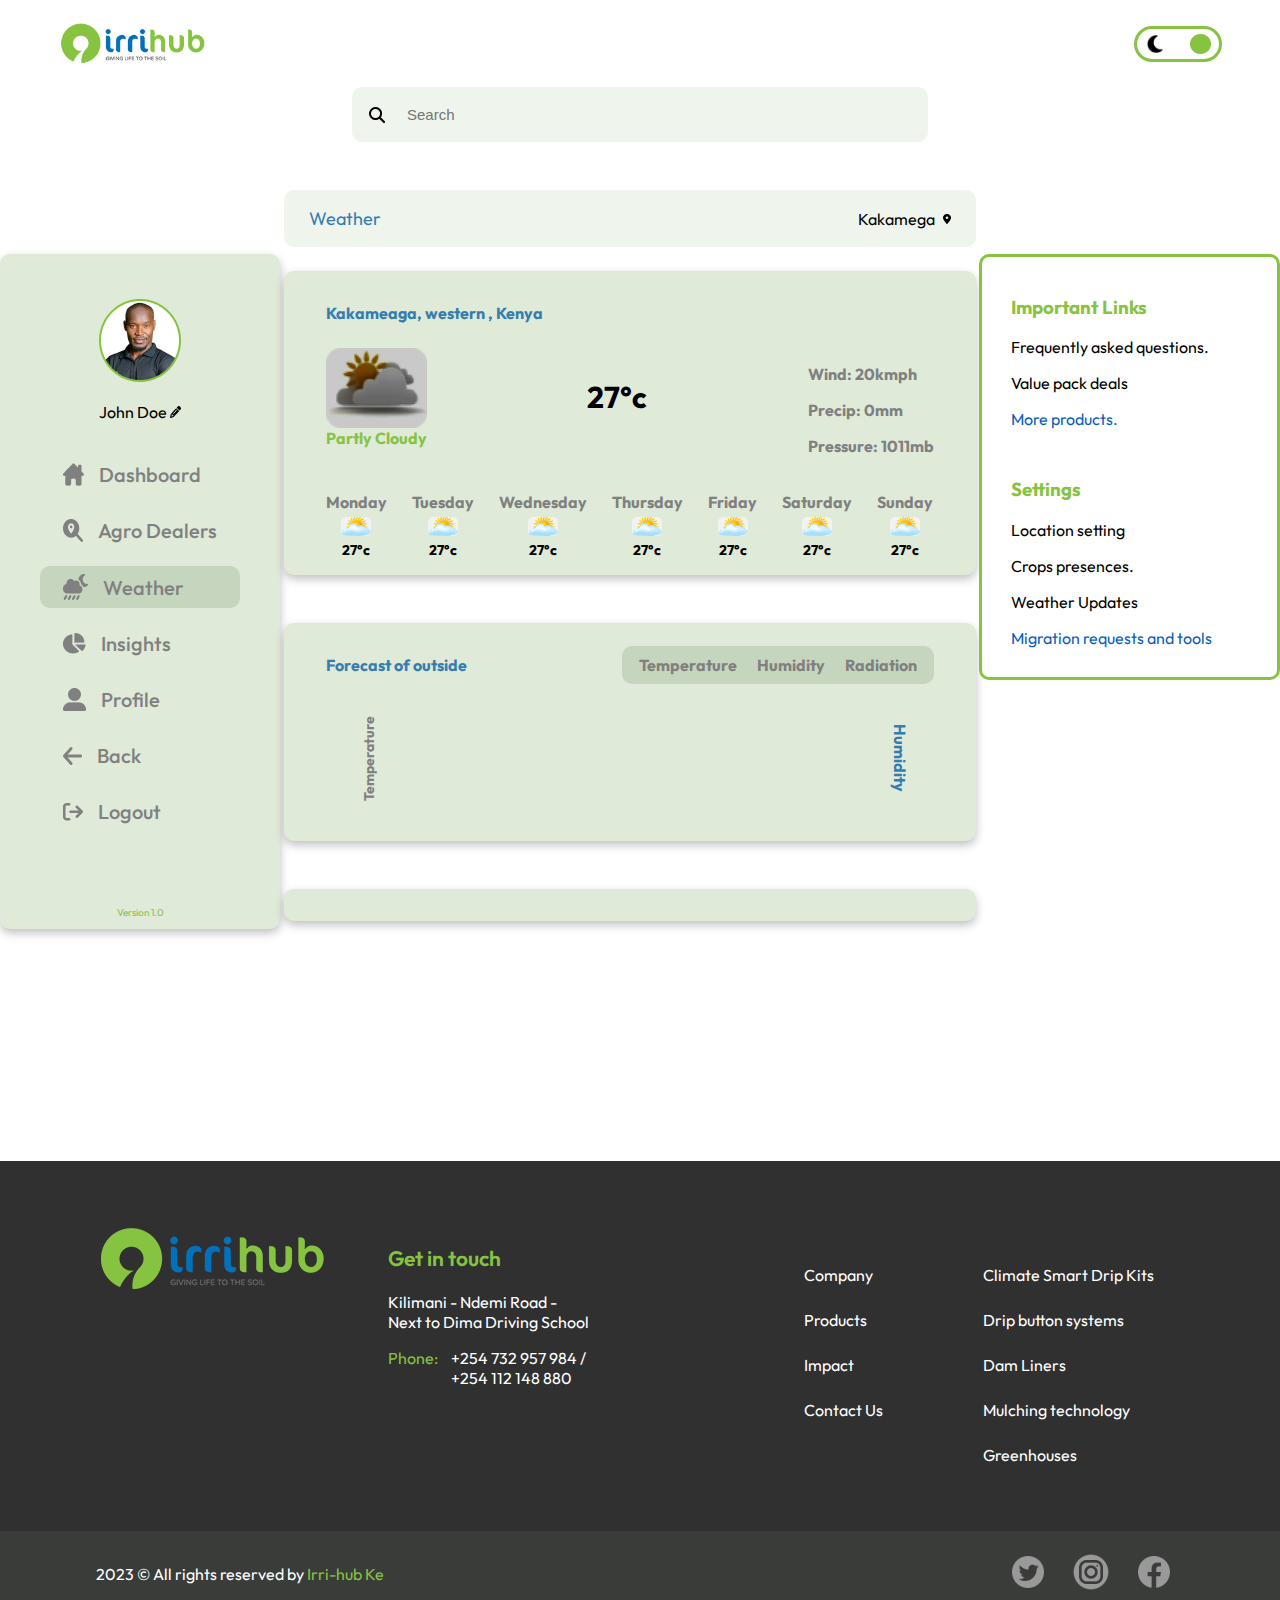
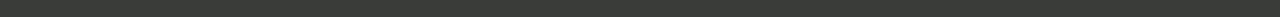
<file: weather.html>
<!DOCTYPE html>
<html lang="en">
  <head>
    <meta charset="UTF-8" />
    <meta name="viewport" content="width=device-width, initial-scale=1.0" />
    <link rel="shortcut icon" href="images/favicon.png" type="image/x-icon" />
    <link rel="stylesheet" href="dashboard.css" />
    <title>Weather</title>
  </head>
  <body>
    <header class="header">
      <div class="logo_container">
        <img src="images/logo_colored.png" alt="" class="logo" />
        <div class="theme_switcher">
          <img src="images/moon.png" alt="" />
          <img src="images/sun.png" alt="" />
        </div>
      </div>
      <div class="search_box">
        <img src="images/search_icon.png" alt="" />
        <input type="text" name="search" id="search" placeholder="Search" />
      </div>
    </header>
    <div class="main_container">
      <nav class="navigator_container">
        <div class="avatar_container">
          <img src="images/avatar.png" alt="user_avatar" class="avatar_img" />
          <p class="user_name">
            John Doe <span><img src="images/edit.png" alt="edit" /></span>
          </p>
        </div>
        <div class="links_container">
          <ul>
            <li>
              <a href="/dashboard.html">
                <img src="images/home_icon.png" alt="" />
                <span class="link_name">Dashboard</span></a
              >
            </li>
            <li>
              <a href="/agrodealers.html">
                <img src="images/find_icon.png" alt="" />
                <span class="link_name">Agro Dealers</span></a
              >
            </li>
            <li class="active">
              <a href="/weather.html">
                <img src="images/weather_icon.png" alt="" />
                <span class="link_name">Weather</span></a
              >
            </li>
            <li>
              <a href="/insights.html">
                <img src="images/insights_icon.png" alt="" />
                <span class="link_name">Insights</span></a
              >
            </li>
            <li>
              <a href="#">
                <img src="images/profile_icon.png" alt="" />
                <span class="link_name">Profile</span></a
              >
            </li>
            <li>
              <a href="#">
                <img src="images/back_arrow.png" alt="" />
                <span class="link_name">Back</span></a
              >
            </li>
            <li>
              <a href="#">
                <img src="images/exit_icon.png" alt="" />
                <span class="link_name">Logout</span></a
              >
            </li>
          </ul>
        </div>
        <p class="version_name">Version 1.0</p>
      </nav>
      <main>
        <div class="agrodealer_filter_container">
          <span class="agrodealer_heading">Weather</span>
          <div class="agrodealer_filters" style="gap: 8px">
            <span>Kakamega</span>
            <img src="images/location_icon.png" alt="" />
          </div>
        </div>
        <section class="agrodealer_card">
          <p class="weather_location">Kakameaga, western , Kenya</p>
          <div class="weather_data">
            <div class="description">
              <img src="images/weather_symbol.png" alt="" />
              <span class="description_text">Partly Cloudy</span>
            </div>
            <p class="temperature">27°c</p>
            <div class="description_details">
              <p class="description_detail">Wind: 20kmph</p>
              <p class="description_detail">Precip: 0mm</p>
              <p class="description_detail">Pressure: 1011mb</p>
            </div>
          </div>
          <div class="weather_days">
            <div class="weather_day">
              <span class="day">Monday</span>
              <img src="images/transparent_cloud.png" alt="" />
              <span class="day_temperature">27°c</span>
            </div>
            <div class="weather_day">
              <span class="day">Tuesday</span>
              <img src="images/transparent_cloud.png" alt="" />
              <span class="day_temperature">27°c</span>
            </div>
            <div class="weather_day">
              <span class="day">Wednesday</span>
              <img src="images/transparent_cloud.png" alt="" />
              <span class="day_temperature">27°c</span>
            </div>
            <div class="weather_day">
              <span class="day">Thursday</span>
              <img src="images/transparent_cloud.png" alt="" />
              <span class="day_temperature">27°c</span>
            </div>
            <div class="weather_day">
              <span class="day">Friday</span>
              <img src="images/transparent_cloud.png" alt="" />
              <span class="day_temperature">27°c</span>
            </div>
            <div class="weather_day">
              <span class="day">Saturday</span>
              <img src="images/transparent_cloud.png" alt="" />
              <span class="day_temperature">27°c</span>
            </div>
            <div class="weather_day">
              <span class="day">Sunday</span>
              <img src="images/transparent_cloud.png" alt="" />
              <span class="day_temperature">27°c</span>
            </div>
          </div>
        </section>
        <section class="agrodealer_card">
          <div class="forecast_heading">
            <p class="forecast_heading_text">Forecast of outside</p>
            <div class="forecast_heading_categories">
              <ul>
                <li class="category_item">Temperature</li>
                <li class="category_item">Humidity</li>
                <li class="category_item">Radiation</li>
              </ul>
            </div>
          </div>
          <div class="forecast_chart">
            <p class="temperature_label">Temperature</p>
            <p class="humidity_label">Humidity</p>
          </div>
        </section>
        <section class="agrodealer_card"></section>
      </main>
      <aside>
        <div class="other_links">
          <div class="other_links_1">
            <h3 class="other_links_heading">Important Links</h3>
            <p class="other_links_text">Frequently asked questions.</p>
            <p class="other_links_text">Value pack deals</p>
            <p class="other_links_text blue_link">More products.</p>
          </div>
          <div class="other_links_2">
            <h3 class="other_links_heading">Settings</h3>
            <p class="other_links_text">Location setting</p>
            <p class="other_links_text">Crops presences.</p>
            <p class="other_links_text">Weather Updates</p>
            <p class="other_links_text blue_link">
              Migration requests and tools
            </p>
          </div>
        </div>
        <div class="assistance"></div>
      </aside>
    </div>
    <footer class="footer">
      <section class="footer_1">
        <div class="footer_1_section footer_1_section1">
          <img src="images/logo_colored.png" alt="" />
          <div>
            <p class="footer_heading">Get in touch</p>
            <p class="footer_text">
              Kilimani - Ndemi Road - <br />Next to Dima Driving School
            </p>
            <div class="footer_1_section1_phone">
              <span class="footer_1_section1_phone_title">Phone:</span>
              <div class="footer_1_section1_phonenumbers">
                <span>+254 732 957 984 /</span>
                <span>+254 112 148 880</span>
              </div>
            </div>
          </div>
        </div>
        <div class="footer_1_section footer_1_section2">
          <ul>
            <li>Company</li>
            <li>Products</li>
            <li>Impact</li>
            <li>Contact Us</li>
          </ul>
          <ul>
            <li>Climate Smart Drip Kits</li>
            <li>Drip button systems</li>
            <li>Dam Liners</li>
            <li>Mulching technology</li>
            <li>Greenhouses</li>
          </ul>
        </div>
      </section>
      <section class="footer_2">
        <p>2023 &copy All rights reserved by <span>Irri-hub Ke</span></p>
        <div>
          <img src="images/Twitter_Circled.png" alt="" />
          <img src="images/Instagram_Circle.png" alt="" />
          <img src="images/Facebook.png" alt="" />
        </div>
      </section>
    </footer>
  </body>
</html>
</file>
<file: dashboard.css>
@import url("https://fonts.googleapis.com/css2?family=Montserrat:wght@100;200;300;400;500;600;700;800;900&family=Outfit:wght@100;200;300;400;500;600;700;800;900&display=swap");

body {
  font-family: "Outfit", sans-serif;
  padding: 0;
  margin: 0;
}

.logo_container {
  display: flex;
  justify-content: space-between;
  align-items: center;
  padding: 21px 58px;
}

.logo {
  height: 45px;
}

.theme_switcher {
  border: solid #86c341;
  display: flex;
  border-radius: 20px;
  height: 20px;
  gap: 25px;
  padding: 5px 8px;
}

.search_box {
  display: flex;
  align-items: center;
  border-radius: 10px;
  padding: 14px 17px;
  background-color: #dfead980;
  margin: 0 22rem;
}

.search_box input {
  border: none;
  outline: none;
  background-color: #eff4ec;
  width: 100%;
  height: 25px;
  font-size: 15px;
  margin-left: 20px;
}

.navigator_container {
  background-color: #dfead9;
  width: fit-content;
  display: flex;
  flex-direction: column;
  align-items: center;
  padding: 45px 40px 0;
  border-radius: 10px;
  box-shadow: 0px 4px 10px 0px rgba(0, 0, 0, 0.25);
  height: fit-content;
  margin-top: 4rem;
}

.links_container {
  margin-bottom: 3rem;
}

.links_container ul {
  list-style: none;
  padding: 0;
}

.links_container ul .active {
  background-color: #c6d5bd;
  border-radius: 10px;
}

.links_container .link_name {
  font-size: 20px;
  color: #808080;
  font-weight: 500;
}

.links_container ul a {
  display: flex;
  align-items: center;
  gap: 15px;
  margin: 15px 0;
  padding: 8px 23px;
  border-radius: 10px;
  text-decoration: none;
}

.version_name {
  color: #86c341;
  font-size: 10px;
  font-weight: 400;
}

.orders_section {
  background-color: #dfead9;
  border-radius: 10px;
  box-shadow: 0px 4px 10px 0px rgba(0, 0, 0, 0.25);
  padding: 38px 47px;
  margin-bottom: 3rem;
}

.orders_heading {
  display: flex;
}

.orders_heading img {
  height: fit-content;
  margin-right: 50px;
}

.order_labels {
  border: solid 1px;
  border-radius: 5px;
  padding: 7px 0 7px 25px;
}

.order_details {
  border: solid 2px #86c341;
  border-radius: 5px;
  margin: 25px 0;
  padding: 13px 0 13px 25px;
}

.order_labels_item {
  color: #347db1;
  font-weight: 600;
}

.order_details_item {
  margin-right: 40px;
}

.discount_section {
  background-color: #dfead9;
  border-radius: 10px;
  box-shadow: 0px 4px 10px 0px rgba(0, 0, 0, 0.25);
  padding: 38px 47px;
}

.discount_heading {
  display: flex;
  justify-content: space-between;
}

.discount_label {
  display: flex;
  align-items: center;
  gap: 20px;
}

.discount_label img {
  height: fit-content;
}

.discount_learn_more {
  color: #86c341;
  font-weight: 700;
}

.discount_progress {
  display: flex;
  align-items: center;
  padding: 0 30px;
}

.green {
  border: solid 8px #86c341;
  width: 26%;
}

.black {
  border: dashed 1px;
  width: 74%;
  margin-right: 22px;
}

.specific_discounts {
  display: flex;
  justify-content: space-between;
  padding: 0 30px;
}

.specific_discount_label {
  color: #86c341;
  font-weight: 400;
}

.discount_coupon {
  display: flex;
  justify-content: space-between;
  padding: 40px 0 0;
}

.discount_coupon_text {
  color: #1e1e1e;
  font-size: 20px;
  font-weight: 700;
}

.discount_coupon_button {
  background-color: #1173bb;
  border: none;
  font-size: 17px;
  color: #fff;
  padding: 0 30px;
}

aside {
  margin-top: 4rem;
}

.other_links {
  border: solid #86c341;
  width: fit-content;
  border-radius: 10px;
  padding: 19px 65px 13px 29px;
}

.other_links_1 {
  margin-bottom: 3rem;
}

.other_links_heading {
  color: #86c341;
}

.blue_link {
  color: #0b5fba;
}

.main_container {
  display: flex;
  justify-content: space-between;
  margin: 3rem 0;
}

.footer {
  margin-top: 12rem;
}

.footer_1 {
  background-color: #303030;
  display: flex;
  justify-content: space-between;
  padding: 63px 6rem 50px;
}

.footer_1 img {
  padding-right: 2rem;
  height: 70px;
}

.footer_heading {
  color: #85c340;
  font-size: 21px;
  font-weight: 600;
  margin: 1em 0;
}

.footer_text {
  color: #fff;
  font-size: 16px;
  font-weight: 400;
  margin: 1em 0;
}

.footer_1_section {
  display: flex;
}

.footer_1_section1_phone {
  display: flex;
}

.footer_1_section1_phone_title {
  margin-right: 13px;
  color: #85c340;
}

.footer_1_section1_phonenumbers {
  display: flex;
  flex-direction: column;
  color: #fff;
}

.footer_1_section2 ul {
  list-style: none;
}

.footer_1_section2 ul li {
  margin: 25px 30px 0;
  color: #fff;
}

.footer_2 {
  background-color: #3a3c39;
  display: flex;
  justify-content: space-between;
  align-items: center;
  padding: 17px 6rem;
}

.footer_2 p {
  color: #fff;
}

.footer_2 span {
  color: #85c340;
}

.footer_2 img {
  margin: 0 10px;
}

.agrodealer_card {
  background-color: #dfead9;
  border-radius: 10px;
  padding: 16px 42px;
  margin: 0 0 3rem;
  width: 38rem;
  box-shadow: 0px 4px 10px 0px rgba(0, 0, 0, 0.25);
}

.agrodealer_card_line1 {
  display: flex;
  justify-content: space-between;
}

.agrodealer_card_line1_name {
  display: flex;
  gap: 1rem;
  align-items: center;
}

.agrodealer_card_line1 img {
  height: fit-content;
}

.name_1,
.name_2,
.contact {
  font-weight: 700;
}

.name_1 {
  color: #808080;
}

.name_2 {
  color: #347db1;
}

.contact {
  color: #1e1e1e;
}

.dealer_details {
  color: #808080;
  font-weight: 500;
  font-size: 18px;
}

.agrodealer_card_line3 {
  display: flex;
  justify-content: space-between;
  align-items: center;
}

.agrodealer_card_line3 img {
  height: fit-content;
}

.view_dealer {
  border-radius: 5px;
  background: #1173bb;
  border: none;
  color: #fff;
  font-size: 14px;
  padding: 10px 30px;
  box-shadow: 0px 4px 10px 0px rgba(0, 0, 0, 0.25);
}

.pagination_container {
  display: flex;
  align-items: center;
  justify-content: center;
  margin-top: 5rem;
}

.page_number {
  border: solid #86c341 1px;
  border-radius: 50%;
  padding: 0px 7px;
  margin: 0 5px;
}

.pagination_arrow {
  margin: 0 15px;
}

.agrodealer_filter_container {
  display: flex;
  justify-content: space-between;
  background: #dfead980;
  padding: 17px 25px;
  border-radius: 10px;
  margin: 0 0 24px;
}

.agrodealer_filters {
  display: flex;
  align-items: center;
  gap: 23px;
}

.agrodealer_heading {
  color: #347db1;
  font-size: 18px;
  font-weight: 400;
}

.filter {
  color: #347db1;
}

.filter_category {
  display: flex;
  align-items: center;
  gap: 5px;
}

.weather_location {
  color: #347db1;
  font-weight: 700;
}

.weather_data {
  display: flex;
  justify-content: space-between;
  margin-top: 25px;
}

.description {
  display: flex;
  flex-direction: column;
}

.description img {
  height: fit-content;
}

.description_text {
  color: #86c341;
  font-weight: 700;
}

.temperature {
  font-size: 30px;
  font-weight: 700;
}

.description_detail {
  color: #808080;
  font-weight: 700;
}

.weather_day {
  display: flex;
  flex-direction: column;
  align-items: center;
  gap: 5px;
}

.day {
  color: #808080;
  font-weight: 700;
}

.weather_day img {
  width: fit-content;
}

.day_temperature {
  color: #000;
  font-size: 14px;
  font-weight: 700;
}

.weather_days {
  display: flex;
  justify-content: space-between;
  margin-top: 20px;
}

.forecast_heading {
  display: flex;
  justify-content: space-between;
  align-items: center;
}

.forecast_heading_text {
  color: #347db1;
  font-weight: 700;
}

.forecast_heading_categories ul {
  padding: 9px 17px;
  margin: 0;
  list-style: none;
  display: flex;
  gap: 20px;
  background: #c6d5bd;
  border-radius: 10px;
}

.category_item {
  color: #808080;
  font-weight: 700;
}

.forecast_chart {
  display: flex;
  justify-content: space-between;
  margin: 41px 0;
  align-items: center;
}

.temperature_label {
  width: fit-content;
  color: #808080;
  font-weight: 700;
  font-size: 14px;
  transform: rotate(-90deg);
}

.humidity_label {
  width: fit-content;
  color: #347db1;
  font-weight: 700;
  font-size: 16px;
  transform: rotate(90deg);
}
</file>
<file: styles.css>
@import url("https://fonts.googleapis.com/css2?family=Montserrat:wght@400;700;900&display=swap");

body {
  font-family: "Montserrat", sans-serif;
  padding: 0;
  margin: 0;
}

header {
  position: relative;
  background: linear-gradient(to bottom, rgba(0, 0, 0, 0.5), rgba(0, 0, 0, 0.5)),
    url("images/solar_pump.png") no-repeat center center/cover;
  color: white;
  text-align: center;
  padding: 0px 20px;
  min-height: 100vh;
  margin: 0 0 15rem;
}

.nav_header {
  display: flex;
  justify-content: space-between;
  align-items: center;
  padding: 2rem 4rem 0;
}

header img {
  height: 95px;
}

.nav_links {
  list-style: none;
  display: flex;
  margin: 0px 90px 0px 0px;
}

.nav_links li {
  font-size: 17px;
  font-style: normal;
  font-weight: 600;
  line-height: normal;
  padding: 0 18px;
}

.nav_links li a {
  text-decoration: none;
  color: #fff;
}

.nav_links .active {
  color: #85c340;
}

.login_button {
  border-radius: 30px;
  background: #85c340;
  width: 180px;
  height: 55px;
  flex-shrink: 0;
  color: #fff;
  font-size: 17px;
  font-style: normal;
  font-weight: 600;
  line-height: normal;
  border: none;
}

.green_button {
  border-radius: 30px;
  background: #85c340;
  width: fit-content;
  color: #fff;
  border: none;
  height: 55px;
  font-size: 17px;
  font-weight: 600;
}

.dam-liner-card {
  background-color: rgba(
    255,
    255,
    255,
    1
  ); /* Semi-transparent white for visibility of the hero image */
  border-radius: 20px; /* Rounded corners for the card */
  padding: 2em; /* Padding inside the card */
  width: calc(
    100% - 4em
  ); /* Card width with respect to its parent, adjusting for padding */
  max-width: 700px; /* Maximum width of the card */
  box-sizing: border-box;
  margin: 0 auto; /* Center the card */
  position: absolute;
  bottom: -222px; /* Position the card at the bottom of the hero section */
  left: 50%;
  transform: translateX(-50%); /* Center the card horizontally */
  box-shadow: 0 4px 8px rgba(0, 0, 0, 0.1); /* Optional: subtle shadow for depth */
}

.dam-liner-card h2,
.section_heading {
  color: #333; /* Dark color for the heading for contrast */
  margin-bottom: 0.5em;
  font-size: 40px;
  font-weight: bold;
  text-align: center;
}

.dam-liner-card p {
  color: #333; /* Dark color for the text for readability */
  font-size: 1em; /* Adjust the font size as necessary */
  line-height: 1.4; /* Line height for better readability */
  margin-bottom: 1em; /* Space between paragraphs */
}

.dam-liner-card span,
.section_heading span {
  color: #85c340;
}

.features_section {
  position: relative;
  overflow: hidden;
  padding: 156px 0 129px;
}

.features_section::before,
.features_section::after {
  content: "";
  position: absolute;
  top: 0;
  bottom: 0;
  width: 100%;
  background-size: cover;
  background-position: center;
  z-index: -1;
}

.features_section::before {
  left: 0;
  background-image: url("images/Vector_1.png");
  bottom: 200px;
}

.features_section::after {
  right: 0;
  background-image: url("images/Vector.png");
  top: 161px;
}

.feature {
  display: flex;
  justify-content: center;
  margin: 50px 22rem;
  z-index: 1;
}

.features_border {
  background-color: #85c340;
  width: fit-content;
  border-radius: 50%;
  padding: 30px 34px;
}

.features_border_left {
  margin: 0 60px 0 0;
}

.features_border_right {
  margin: 0 0 0 60px;
}

.pricing_table {
  margin: 5rem 0;
}

.pricing_table_section {
  display: flex;
  justify-content: space-between;
  background-color: rgba(133, 195, 64, 0.3);
  margin: 20px 280px;
  padding: 0 45px 0 0;
  border-radius: 25px;
}

.pricing_table_section span {
  background-color: #85c340;
  color: #fff;
  padding: 16px 57px;
  border-radius: 25px;
}

.request_visit {
  display: flex;
  flex-direction: column;
  align-items: center;
  width: 55rem;
  margin: auto;
}

.request_visit button {
  margin: 10px 0;
  padding: 0 45px;
  font-size: 19px;
}

.footer {
  margin-top: 10rem;
}

.footer_1 {
  background-color: #303030;
  display: flex;
  justify-content: space-between;
  padding: 63px 6rem 190px;
}

.footer_1 img {
  padding-right: 2rem;
  height: 70px;
}

.footer_heading {
  color: #85c340;
  font-size: 21px;
  font-weight: 600;
}

.footer_text {
  color: #fff;
  font-size: 16px;
  font-weight: 400;
}

.footer_1_section {
  display: flex;
}

.footer_1_section1_phone {
  display: flex;
}

.footer_1_section1_phone_title {
  margin-right: 13px;
  color: #85c340;
}

.footer_1_section1_phonenumbers {
  display: flex;
  flex-direction: column;
  color: #fff;
}

.footer_1_section2 ul {
  list-style: none;
}

.footer_1_section2 ul li {
  margin: 25px 30px 0;
  color: #fff;
}

.footer_2 {
  background-color: #3a3c39;
  display: flex;
  justify-content: space-between;
  align-items: center;
  padding: 17px 6rem;
}

.footer_2 p {
  color: #fff;
}

.footer_2 span {
  color: #85c340;
}

.footer_2 img {
  margin: 0 10px;
}

.calculator {
  margin-top: 7rem;
}

.dam-liner-calculator {
  max-width: 600px;
  margin: auto;
  padding: 20px;
  background-color: #ebf8e1;
  border-radius: 8px;
  box-shadow: 0 2px 4px rgba(0, 0, 0, 0.1);
}

.dam-liner-calculator label {
  display: block;
  margin-top: 10px;
  color: #333;
  font-size: 16px;
}

.form-control {
  width: 100%;
  padding: 10px;
  margin-top: 5px;
  margin-bottom: 15px;
  border-radius: 4px;
  border: 1px solid #ccc;
  box-sizing: border-box;
}

.cost-display h3 {
  color: #333;
  text-align: center;
  margin-top: 20px;
}

.btn-purchase {
  background-color: #4caf50;
  color: white;
  padding: 10px 20px;
  border: none;
  border-radius: 4px;
  cursor: pointer;
  font-weight: bold;
  width: 100%;
  box-sizing: border-box;
  transition: background-color 0.3s;
}

.btn-purchase:hover {
  background-color: #367c39;
}
</file>
